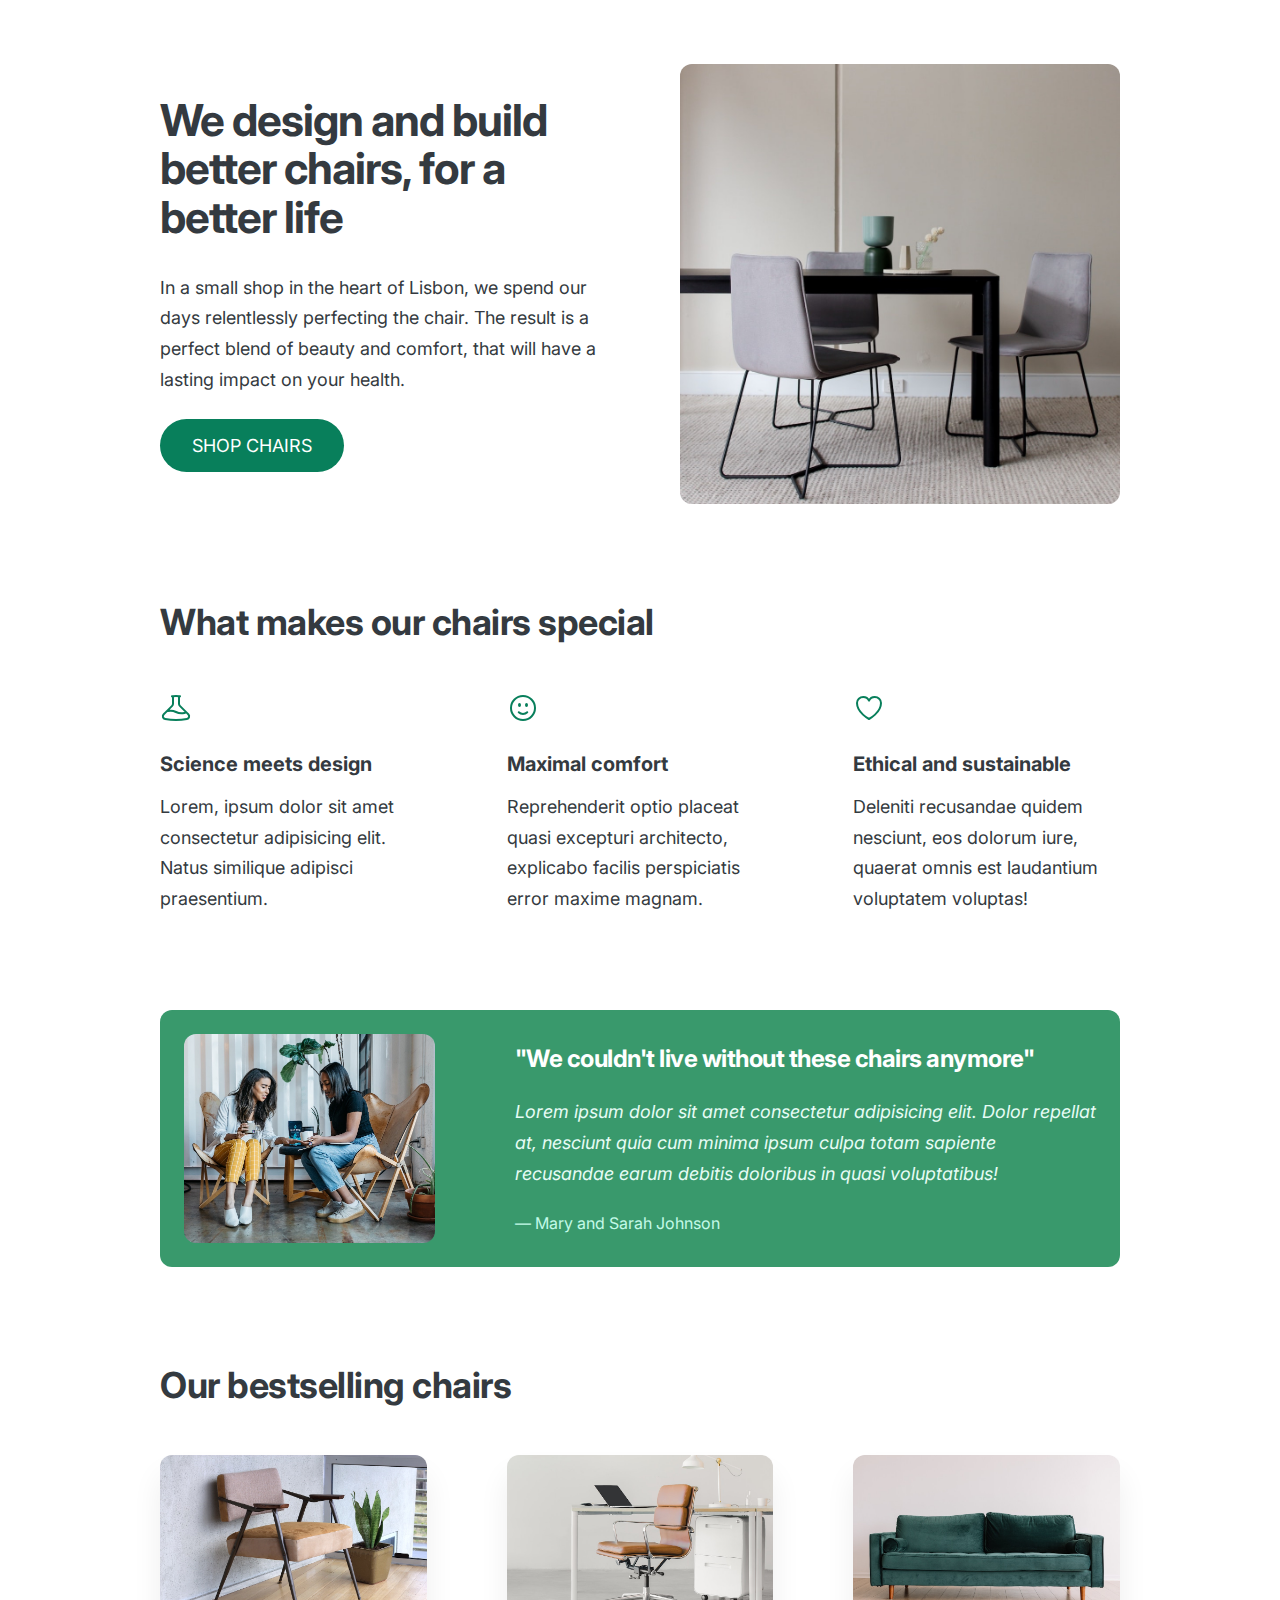
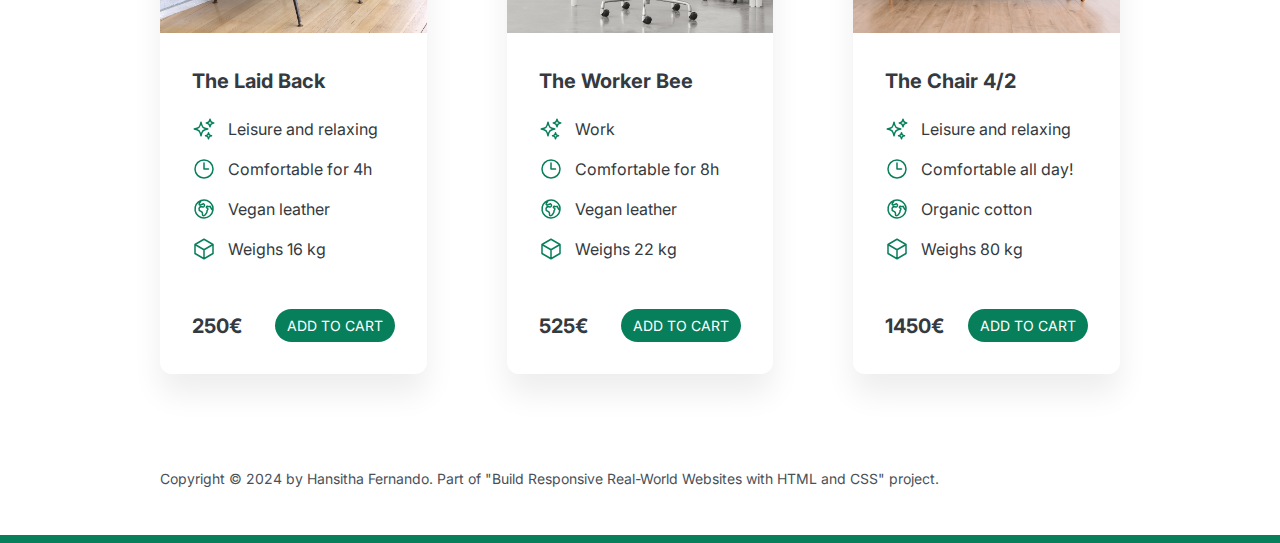
<file: index.html>
<!DOCTYPE html>
<html lang="en">
  <head>
    <meta charset="UTF-8" />
    <meta http-equiv="X-UA-Compatible" content="IE=edge" />
    <meta name="viewport" content="width=device-width, initial-scale=1.0" />

    <link rel="preconnect" href="https://fonts.googleapis.com" />
    <link rel="preconnect" href="https://fonts.gstatic.com" crossorigin />
    <link
      href="https://fonts.googleapis.com/css2?family=Inter:ital,opsz,wght@400;500;700&display=swap"
      rel="stylesheet"
    />

    <link rel="stylesheet" href="style1.css" />
    <title>Lisbon Chair Shop</title>
  </head>
  <body>
    <div class="container">
      <header>
        <div class="header-text-box">
          <h1>We design and build better chairs, for a better life</h1>
          <p class="header-text">
            In a small shop in the heart of Lisbon, we spend our days
            relentlessly perfecting the chair. The result is a perfect blend of
            beauty and comfort, that will have a lasting impact on your health.
          </p>
          <a class="btn btn--big" href="#">Shop chairs</a>
        </div>
        <img src="hero.jpg" alt="Photo" />
      </header>

      <section>
        <h2>What makes our chairs special</h2>
        <div class="grid-3-cols">
          <div>
            <svg
              xmlns="http://www.w3.org/2000/svg"
              fill="none"
              viewBox="0 0 24 24"
              stroke-width="1.5"
              stroke="currentColor"
              class="features-icon"
            >
              <path
                stroke-linecap="round"
                stroke-linejoin="round"
                d="M9.75 3.104v5.714a2.25 2.25 0 0 1-.659 1.591L5 14.5M9.75 3.104c-.251.023-.501.05-.75.082m.75-.082a24.301 24.301 0 0 1 4.5 0m0 0v5.714c0 .597.237 1.17.659 1.591L19.8 15.3M14.25 3.104c.251.023.501.05.75.082M19.8 15.3l-1.57.393A9.065 9.065 0 0 1 12 15a9.065 9.065 0 0 0-6.23-.693L5 14.5m14.8.8 1.402 1.402c1.232 1.232.65 3.318-1.067 3.611A48.309 48.309 0 0 1 12 21c-2.773 0-5.491-.235-8.135-.687-1.718-.293-2.3-2.379-1.067-3.61L5 14.5"
              />
            </svg>

            <p class="features-title"><strong>Science meets design</strong></p>
            <p class="features-text">
              Lorem, ipsum dolor sit amet consectetur adipisicing elit. Natus
              similique adipisci praesentium.
            </p>
          </div>

          <div>
            <svg
              xmlns="http://www.w3.org/2000/svg"
              fill="none"
              viewBox="0 0 24 24"
              stroke-width="1.5"
              stroke="currentColor"
              class="features-icon"
            >
              <path
                stroke-linecap="round"
                stroke-linejoin="round"
                d="M15.182 15.182a4.5 4.5 0 0 1-6.364 0M21 12a9 9 0 1 1-18 0 9 9 0 0 1 18 0ZM9.75 9.75c0 .414-.168.75-.375.75S9 10.164 9 9.75 9.168 9 9.375 9s.375.336.375.75Zm-.375 0h.008v.015h-.008V9.75Zm5.625 0c0 .414-.168.75-.375.75s-.375-.336-.375-.75.168-.75.375-.75.375.336.375.75Zm-.375 0h.008v.015h-.008V9.75Z"
              />
            </svg>

            <p class="features-title">
              <strong>Maximal comfort</strong>
            </p>
            <p class="features-text">
              Reprehenderit optio placeat quasi excepturi architecto, explicabo
              facilis perspiciatis error maxime magnam.
            </p>
          </div>

          <div>
            <svg
              xmlns="http://www.w3.org/2000/svg"
              fill="none"
              viewBox="0 0 24 24"
              stroke-width="1.5"
              stroke="currentColor"
              class="features-icon"
            >
              <path
                stroke-linecap="round"
                stroke-linejoin="round"
                d="M21 8.25c0-2.485-2.099-4.5-4.688-4.5-1.935 0-3.597 1.126-4.312 2.733-.715-1.607-2.377-2.733-4.313-2.733C5.1 3.75 3 5.765 3 8.25c0 7.22 9 12 9 12s9-4.78 9-12Z"
              />
            </svg>

            <p class="features-title">
              <strong>Ethical and sustainable</strong>
            </p>
            <p class="features-text">
              Deleniti recusandae quidem nesciunt, eos dolorum iure, quaerat
              omnis est laudantium voluptatem voluptas!
            </p>
          </div>
        </div>
      </section>

      <section class="testimonial-section">
        <div class="grid-3-cols">
          <img src="customers.jpg" alt="People sitting on chairs" />
          <div class="testimonial-box">
            <h2>"We couldn't live without these chairs anymore"</h2>
            <blockquote class="testimonial-text">
              Lorem ipsum dolor sit amet consectetur adipisicing elit. Dolor
              repellat at, nesciunt quia cum minima ipsum culpa totam sapiente
              recusandae earum debitis doloribus in quasi voluptatibus!
            </blockquote>
            <p class="testimonial-author">&mdash; Mary and Sarah Johnson</p>
          </div>
        </div>
      </section>

      <section>
        <h2>Our bestselling chairs</h2>
        <div class="grid-3-cols">
          <figure class="chair">
            <img src="chair-1.jpg" alt="Chair" />
            <div class="chair-box">
              <h3>The Laid Back</h3>
              <ul class="chair-details">
                <li>
                  <svg
                    xmlns="http://www.w3.org/2000/svg"
                    fill="none"
                    viewBox="0 0 24 24"
                    stroke-width="1.5"
                    stroke="currentColor"
                    class="chair-icon"
                  >
                    <path
                      stroke-linecap="round"
                      stroke-linejoin="round"
                      d="M9.813 15.904 9 18.75l-.813-2.846a4.5 4.5 0 0 0-3.09-3.09L2.25 12l2.846-.813a4.5 4.5 0 0 0 3.09-3.09L9 5.25l.813 2.846a4.5 4.5 0 0 0 3.09 3.09L15.75 12l-2.846.813a4.5 4.5 0 0 0-3.09 3.09ZM18.259 8.715 18 9.75l-.259-1.035a3.375 3.375 0 0 0-2.455-2.456L14.25 6l1.036-.259a3.375 3.375 0 0 0 2.455-2.456L18 2.25l.259 1.035a3.375 3.375 0 0 0 2.456 2.456L21.75 6l-1.035.259a3.375 3.375 0 0 0-2.456 2.456ZM16.894 20.567 16.5 21.75l-.394-1.183a2.25 2.25 0 0 0-1.423-1.423L13.5 18.75l1.183-.394a2.25 2.25 0 0 0 1.423-1.423l.394-1.183.394 1.183a2.25 2.25 0 0 0 1.423 1.423l1.183.394-1.183.394a2.25 2.25 0 0 0-1.423 1.423Z"
                    />
                  </svg>

                  <!-- Span is a generic INLINE text element, it doesn't have any meaning. It's like a div element, but inline -->
                  <span>Leisure and relaxing</span>
                </li>
                <li>
                  <svg
                    xmlns="http://www.w3.org/2000/svg"
                    fill="none"
                    viewBox="0 0 24 24"
                    stroke-width="1.5"
                    stroke="currentColor"
                    class="chair-icon"
                  >
                    <path
                      stroke-linecap="round"
                      stroke-linejoin="round"
                      d="M12 6v6h4.5m4.5 0a9 9 0 1 1-18 0 9 9 0 0 1 18 0Z"
                    />
                  </svg>

                  <span>Comfortable for 4h</span>
                </li>
                <li>
                  <svg
                    xmlns="http://www.w3.org/2000/svg"
                    fill="none"
                    viewBox="0 0 24 24"
                    stroke-width="1.5"
                    stroke="currentColor"
                    class="chair-icon"
                  >
                    <path
                      stroke-linecap="round"
                      stroke-linejoin="round"
                      d="m20.893 13.393-1.135-1.135a2.252 2.252 0 0 1-.421-.585l-1.08-2.16a.414.414 0 0 0-.663-.107.827.827 0 0 1-.812.21l-1.273-.363a.89.89 0 0 0-.738 1.595l.587.39c.59.395.674 1.23.172 1.732l-.2.2c-.212.212-.33.498-.33.796v.41c0 .409-.11.809-.32 1.158l-1.315 2.191a2.11 2.11 0 0 1-1.81 1.025 1.055 1.055 0 0 1-1.055-1.055v-1.172c0-.92-.56-1.747-1.414-2.089l-.655-.261a2.25 2.25 0 0 1-1.383-2.46l.007-.042a2.25 2.25 0 0 1 .29-.787l.09-.15a2.25 2.25 0 0 1 2.37-1.048l1.178.236a1.125 1.125 0 0 0 1.302-.795l.208-.73a1.125 1.125 0 0 0-.578-1.315l-.665-.332-.091.091a2.25 2.25 0 0 1-1.591.659h-.18c-.249 0-.487.1-.662.274a.931.931 0 0 1-1.458-1.137l1.411-2.353a2.25 2.25 0 0 0 .286-.76m11.928 9.869A9 9 0 0 0 8.965 3.525m11.928 9.868A9 9 0 1 1 8.965 3.525"
                    />
                  </svg>

                  <span>Vegan leather</span>
                </li>
                <li>
                  <svg
                    xmlns="http://www.w3.org/2000/svg"
                    fill="none"
                    viewBox="0 0 24 24"
                    stroke-width="1.5"
                    stroke="currentColor"
                    class="chair-icon"
                  >
                    <path
                      stroke-linecap="round"
                      stroke-linejoin="round"
                      d="m21 7.5-9-5.25L3 7.5m18 0-9 5.25m9-5.25v9l-9 5.25M3 7.5l9 5.25M3 7.5v9l9 5.25m0-9v9"
                    />
                  </svg>

                  <span>Weighs 16 kg</span>
                </li>
              </ul>
              <div class="chair-price">
                <strong>250€</strong>
                <a href="#" class="btn btn--small">Add to cart</a>
              </div>
            </div>
          </figure>

          <figure class="chair">
            <img src="chair-2.jpg" alt="Chair" />
            <div class="chair-box">
              <h3>The Worker Bee</h3>
              <ul class="chair-details">
                <li>
                  <svg
                    xmlns="http://www.w3.org/2000/svg"
                    fill="none"
                    viewBox="0 0 24 24"
                    stroke-width="1.5"
                    stroke="currentColor"
                    class="chair-icon"
                  >
                    <path
                      stroke-linecap="round"
                      stroke-linejoin="round"
                      d="M9.813 15.904 9 18.75l-.813-2.846a4.5 4.5 0 0 0-3.09-3.09L2.25 12l2.846-.813a4.5 4.5 0 0 0 3.09-3.09L9 5.25l.813 2.846a4.5 4.5 0 0 0 3.09 3.09L15.75 12l-2.846.813a4.5 4.5 0 0 0-3.09 3.09ZM18.259 8.715 18 9.75l-.259-1.035a3.375 3.375 0 0 0-2.455-2.456L14.25 6l1.036-.259a3.375 3.375 0 0 0 2.455-2.456L18 2.25l.259 1.035a3.375 3.375 0 0 0 2.456 2.456L21.75 6l-1.035.259a3.375 3.375 0 0 0-2.456 2.456ZM16.894 20.567 16.5 21.75l-.394-1.183a2.25 2.25 0 0 0-1.423-1.423L13.5 18.75l1.183-.394a2.25 2.25 0 0 0 1.423-1.423l.394-1.183.394 1.183a2.25 2.25 0 0 0 1.423 1.423l1.183.394-1.183.394a2.25 2.25 0 0 0-1.423 1.423Z"
                    />
                  </svg>

                  <span>Work</span>
                </li>
                <li>
                  <svg
                    xmlns="http://www.w3.org/2000/svg"
                    fill="none"
                    viewBox="0 0 24 24"
                    stroke-width="1.5"
                    stroke="currentColor"
                    class="chair-icon"
                  >
                    <path
                      stroke-linecap="round"
                      stroke-linejoin="round"
                      d="M12 6v6h4.5m4.5 0a9 9 0 1 1-18 0 9 9 0 0 1 18 0Z"
                    />
                  </svg>
                  <span>Comfortable for 8h</span>
                </li>
                <li>
                  <svg
                    xmlns="http://www.w3.org/2000/svg"
                    fill="none"
                    viewBox="0 0 24 24"
                    stroke-width="1.5"
                    stroke="currentColor"
                    class="chair-icon"
                  >
                    <path
                      stroke-linecap="round"
                      stroke-linejoin="round"
                      d="m20.893 13.393-1.135-1.135a2.252 2.252 0 0 1-.421-.585l-1.08-2.16a.414.414 0 0 0-.663-.107.827.827 0 0 1-.812.21l-1.273-.363a.89.89 0 0 0-.738 1.595l.587.39c.59.395.674 1.23.172 1.732l-.2.2c-.212.212-.33.498-.33.796v.41c0 .409-.11.809-.32 1.158l-1.315 2.191a2.11 2.11 0 0 1-1.81 1.025 1.055 1.055 0 0 1-1.055-1.055v-1.172c0-.92-.56-1.747-1.414-2.089l-.655-.261a2.25 2.25 0 0 1-1.383-2.46l.007-.042a2.25 2.25 0 0 1 .29-.787l.09-.15a2.25 2.25 0 0 1 2.37-1.048l1.178.236a1.125 1.125 0 0 0 1.302-.795l.208-.73a1.125 1.125 0 0 0-.578-1.315l-.665-.332-.091.091a2.25 2.25 0 0 1-1.591.659h-.18c-.249 0-.487.1-.662.274a.931.931 0 0 1-1.458-1.137l1.411-2.353a2.25 2.25 0 0 0 .286-.76m11.928 9.869A9 9 0 0 0 8.965 3.525m11.928 9.868A9 9 0 1 1 8.965 3.525"
                    />
                  </svg>
                  <span>Vegan leather</span>
                </li>
                <li>
                  <svg
                    xmlns="http://www.w3.org/2000/svg"
                    fill="none"
                    viewBox="0 0 24 24"
                    stroke-width="1.5"
                    stroke="currentColor"
                    class="chair-icon"
                  >
                    <path
                      stroke-linecap="round"
                      stroke-linejoin="round"
                      d="m21 7.5-9-5.25L3 7.5m18 0-9 5.25m9-5.25v9l-9 5.25M3 7.5l9 5.25M3 7.5v9l9 5.25m0-9v9"
                    />
                  </svg>
                  <span>Weighs 22 kg</span>
                </li>
              </ul>
              <div class="chair-price">
                <strong>525€</strong>
                <a href="#" class="btn btn--small">Add to cart</a>
              </div>
            </div>
          </figure>

          <figure class="chair">
            <img src="chair-3.jpg" alt="Chair" />
            <div class="chair-box">
              <h3>The Chair 4/2</h3>
              <ul class="chair-details">
                <li>
                  <svg
                    xmlns="http://www.w3.org/2000/svg"
                    fill="none"
                    viewBox="0 0 24 24"
                    stroke-width="1.5"
                    stroke="currentColor"
                    class="chair-icon"
                  >
                    <path
                      stroke-linecap="round"
                      stroke-linejoin="round"
                      d="M9.813 15.904 9 18.75l-.813-2.846a4.5 4.5 0 0 0-3.09-3.09L2.25 12l2.846-.813a4.5 4.5 0 0 0 3.09-3.09L9 5.25l.813 2.846a4.5 4.5 0 0 0 3.09 3.09L15.75 12l-2.846.813a4.5 4.5 0 0 0-3.09 3.09ZM18.259 8.715 18 9.75l-.259-1.035a3.375 3.375 0 0 0-2.455-2.456L14.25 6l1.036-.259a3.375 3.375 0 0 0 2.455-2.456L18 2.25l.259 1.035a3.375 3.375 0 0 0 2.456 2.456L21.75 6l-1.035.259a3.375 3.375 0 0 0-2.456 2.456ZM16.894 20.567 16.5 21.75l-.394-1.183a2.25 2.25 0 0 0-1.423-1.423L13.5 18.75l1.183-.394a2.25 2.25 0 0 0 1.423-1.423l.394-1.183.394 1.183a2.25 2.25 0 0 0 1.423 1.423l1.183.394-1.183.394a2.25 2.25 0 0 0-1.423 1.423Z"
                    />
                  </svg>

                  <span>Leisure and relaxing</span>
                </li>
                <li>
                  <svg
                    xmlns="http://www.w3.org/2000/svg"
                    fill="none"
                    viewBox="0 0 24 24"
                    stroke-width="1.5"
                    stroke="currentColor"
                    class="chair-icon"
                  >
                    <path
                      stroke-linecap="round"
                      stroke-linejoin="round"
                      d="M12 6v6h4.5m4.5 0a9 9 0 1 1-18 0 9 9 0 0 1 18 0Z"
                    />
                  </svg>
                  <span>Comfortable all day!</span>
                </li>
                <li>
                  <svg
                    xmlns="http://www.w3.org/2000/svg"
                    fill="none"
                    viewBox="0 0 24 24"
                    stroke-width="1.5"
                    stroke="currentColor"
                    class="chair-icon"
                  >
                    <path
                      stroke-linecap="round"
                      stroke-linejoin="round"
                      d="m20.893 13.393-1.135-1.135a2.252 2.252 0 0 1-.421-.585l-1.08-2.16a.414.414 0 0 0-.663-.107.827.827 0 0 1-.812.21l-1.273-.363a.89.89 0 0 0-.738 1.595l.587.39c.59.395.674 1.23.172 1.732l-.2.2c-.212.212-.33.498-.33.796v.41c0 .409-.11.809-.32 1.158l-1.315 2.191a2.11 2.11 0 0 1-1.81 1.025 1.055 1.055 0 0 1-1.055-1.055v-1.172c0-.92-.56-1.747-1.414-2.089l-.655-.261a2.25 2.25 0 0 1-1.383-2.46l.007-.042a2.25 2.25 0 0 1 .29-.787l.09-.15a2.25 2.25 0 0 1 2.37-1.048l1.178.236a1.125 1.125 0 0 0 1.302-.795l.208-.73a1.125 1.125 0 0 0-.578-1.315l-.665-.332-.091.091a2.25 2.25 0 0 1-1.591.659h-.18c-.249 0-.487.1-.662.274a.931.931 0 0 1-1.458-1.137l1.411-2.353a2.25 2.25 0 0 0 .286-.76m11.928 9.869A9 9 0 0 0 8.965 3.525m11.928 9.868A9 9 0 1 1 8.965 3.525"
                    />
                  </svg>
                  <span>Organic cotton</span>
                </li>
                <li>
                  <svg
                    xmlns="http://www.w3.org/2000/svg"
                    fill="none"
                    viewBox="0 0 24 24"
                    stroke-width="1.5"
                    stroke="currentColor"
                    class="chair-icon"
                  >
                    <path
                      stroke-linecap="round"
                      stroke-linejoin="round"
                      d="m21 7.5-9-5.25L3 7.5m18 0-9 5.25m9-5.25v9l-9 5.25M3 7.5l9 5.25M3 7.5v9l9 5.25m0-9v9"
                    />
                  </svg>
                  <span>Weighs 80 kg</span>
                </li>
              </ul>
              <div class="chair-price">
                <strong>1450€</strong>
                <a href="#" class="btn btn--small">Add to cart</a>
              </div>
            </div>
          </figure>
        </div>
      </section>

      <footer>
        Copyright &copy; 2024 by Hansitha Fernando. Part of "Build Responsive
        Real-World Websites with HTML and CSS" project.
      </footer>
    </div>
  </body>
</html>
</file>
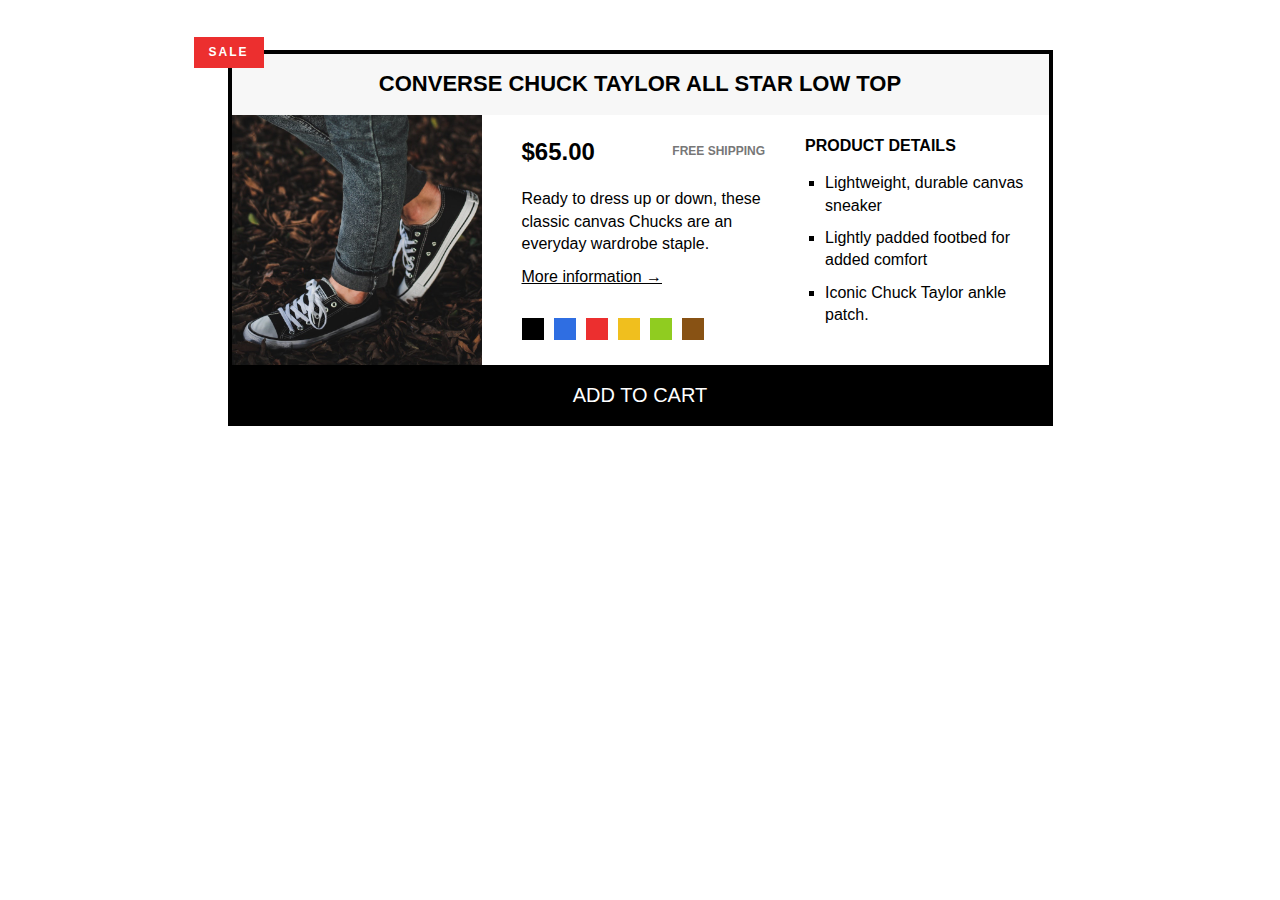
<file: 2 challange.html>
<!DOCTYPE html>
<html lang="en">
  <head>
    <meta charset="UTF-8" />
    <link href="style.css" rel="stylesheet" />
    <title>Converse Chuck Taylor All Star Low Top</title>
  </head>

  <body>
    <article class="product">
      <h2 class="product-title">Converse Chuck Taylor All Star Low Top</h2>

      <img
        src="challenges.jpg"
        alt="Chuck Taylor All Star Shoe"
        height="250"
        width="250"
        class="product-img"
      />
      <div class="product-info">
        <div class="product-prize">
          <p class="price"><strong>$65.00</strong></p>
          <p class="shipping">Free shipping</p>
        </div>
        <p class="sale">Sale</p>

        <p class="product-description">
          Ready to dress up or down, these classic canvas Chucks are an everyday
          wardrobe staple.
        </p>
        <a href="https://converse.com" target="_blank" class="more-info"
          >More information &rarr;</a
        >

        <div class="product-colors">
          <div class="color"></div>
          <div class="color color-blue"></div>
          <div class="color color-red"></div>
          <div class="color color-yellow"></div>
          <div class="color color-green"></div>
          <div class="color color-brown"></div>
        </div>
      </div>

      <div class="product-details">
        <h3 class="details-title">Product details</h3>
        <ul class="details-list">
          <li>Lightweight, durable canvas sneaker</li>
          <li>Lightly padded footbed for added comfort</li>
          <li>Iconic Chuck Taylor ankle patch.</li>
        </ul>
      </div>

      <button class="add-cart">Add to cart</button>
    </article>
  </body>
</html>
</file>
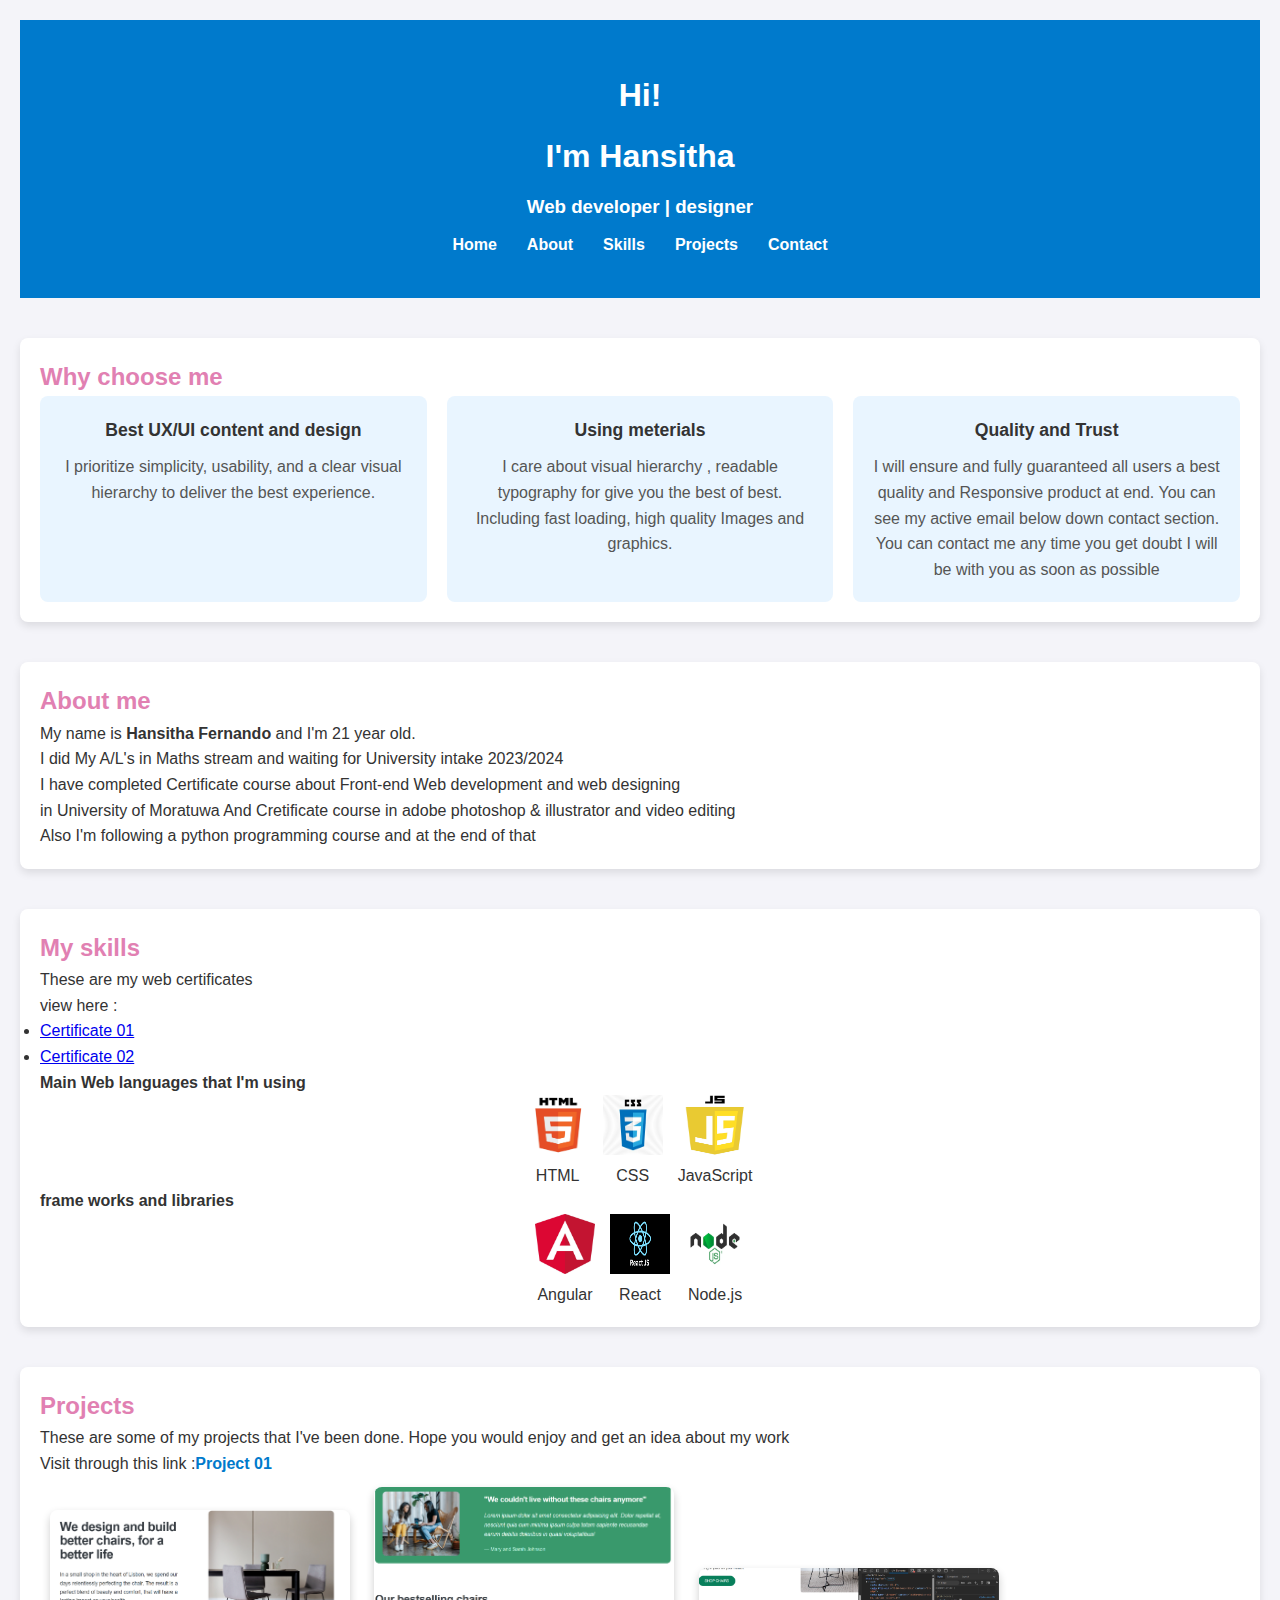
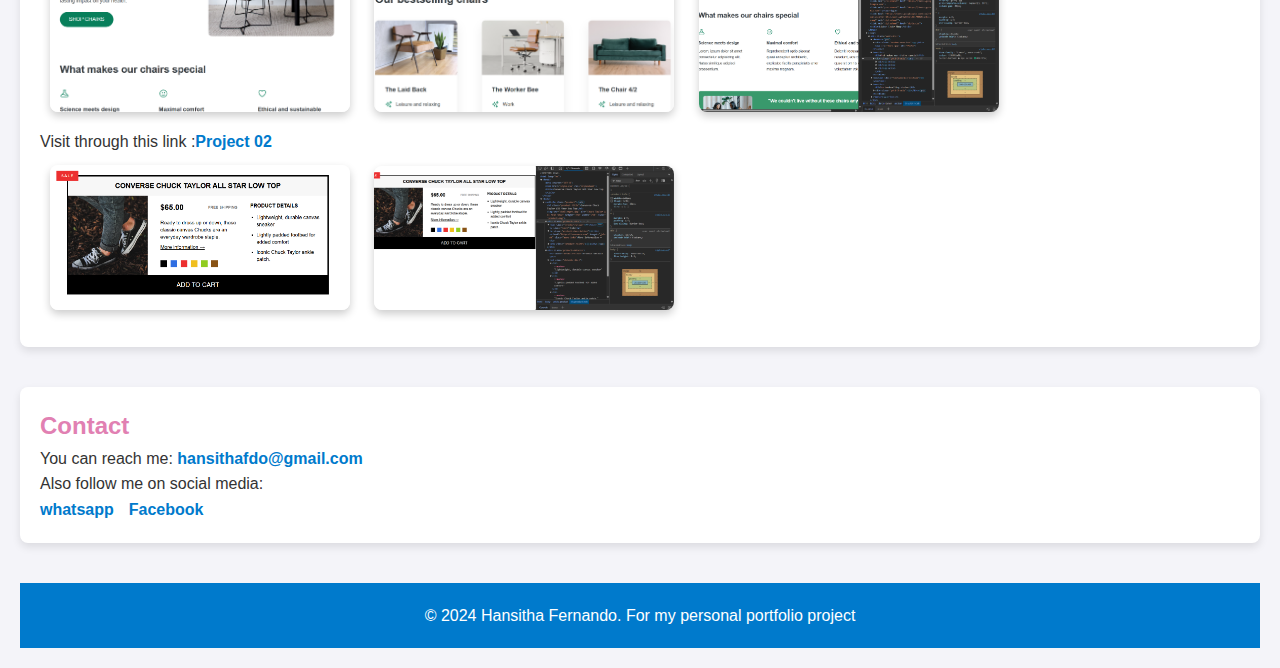
<file: index1.html>
<!DOCTYPE html>
<html lang="en">
  <head>
    <meta charset="UTF-8" />
    <meta name="viewport" content="width=device-width, initial-scale=1.0" />
    <link rel="stylesheet" href="styles.css" />
    <title>My Web developer Portfolio</title>
  </head>
  <body>
    <script src="script.js"></script>
    <div id="greeting"></div>
    <header>
      <div class="Top">
        <h1>Hi!</h1>
        <h1>I'm Hansitha</h1>
        <h3><b>Web developer | designer</b></h3>
      </div>

      <!------------- Navigation ------------------>
      <nav>
        <ul>
          <li><a href="#home">Home</a></li>
          <li><a href="#about">About</a></li>
          <li><a href="#skills">Skills</a></li>
          <li><a href="#projects">Projects</a></li>
          <li><a href="#contact">Contact</a></li>
        </ul>
      </nav>
    </header>

    <section>
      <h2>Why choose me</h2>
      <div class="three-columns">
        <div>
          <p class="col-title">
            <strong>Best UX/UI content and design</strong>
          </p>
          <p class="col-text">
            I prioritize simplicity, usability, and a clear visual hierarchy to
            deliver the best experience.
          </p>
        </div>
        <div>
          <p class="col-title"><strong>Using meterials</strong></p>
          <p class="col-text">
            I care about visual hierarchy , readable typography for give you the
            best of best. Including fast loading, high quality Images and
            graphics.
          </p>
        </div>
        <div>
          <p class="col-title"><strong>Quality and Trust</strong></p>
          <p class="col-text">
            I will ensure and fully guaranteed all users a best quality and
            Responsive product at end. You can see my active email below down
            contact section.<br />
            You can contact me any time you get doubt I will be with you as soon
            as possible
          </p>
        </div>
      </div>
    </section>

    <!----------- Clearifying list ---------------->
    <section id="about">
      <h2>About me</h2>
      <p>
        My name is <b>Hansitha Fernando</b> and I'm 21 year old.<br />

        I did My A/L's in Maths stream and waiting for University intake
        2023/2024<br />
        I have completed Certificate course about Front-end Web development and
        web designing<br />
        in University of Moratuwa And Cretificate course in adobe photoshop &
        illustrator and video editing<br />
        Also I'm following a python programming course and at the end of that
        <br />
      </p>
    </section>
    <!-------------------------- Skill Section ------------------------------------>
    <section id="Skills">
      <h2><strong>My skills</strong></h2>
      <p>These are my web certificates</p>
      <p>view here :</p>
      <ul>
        <li>
          <a href="Web_Design_for_Beginners_E-Certificate.pdf" target="_blank"
            >Certificate 01</a
          >
        </li>
        <li>
          <a href="Front-End_Web_Development_E-Certificate.pdf" target="_blank"
            >Certificate 02</a
          >
        </li>
      </ul>

      <p><strong>Main Web languages that I'm using</strong></p>
      <!------------------- Images set 01 -------------------->
      <div class="Gallery-1">
        <ul>
          <li>
            <img src="5219cd15e78546e63c4dcbf3e9ce846a.jpg" alt="HTML-LOGO" />
            <p>HTML</p>
          </li>
          <li>
            <img src="a9dcc740cad3149598307b5de8bc10c3.jpg" alt="CSS-LOGO" />
            <p>CSS</p>
          </li>
          <li>
            <img
              src="28b0d189571e22609f0e9378da7b09a4.jpg"
              alt="JAVASCRIPT-LOGO"
            />
            <p>JavaScript</p>
          </li>
        </ul>
      </div>
      <p><strong>frame works and libraries</strong></p>
      <!------------------- Images set 02 -------------------->
      <div class="Gallery-2">
        <ul>
          <li>
            <img
              src="e6f3204bd34862cd764314637857e193.jpg"
              alt="Angular-logo"
            />
            <p>Angular</p>
          </li>
          <li>
            <img src="react.js-img.png" alt="React-logo" />
            <p>React</p>
          </li>
          <li>
            <img src="node-js6304.logowik.com.webp" alt="Nodejs-LOGO" />
            <p>Node.js</p>
          </li>
        </ul>
      </div>
    </section>

    <!----------------- Projects Section----------->
    <section id="Projects">
      <h2><strong>Projects</strong></h2>
      <p>
        These are some of my projects that I've been done. Hope you would enjoy
        and get an idea about my work
      </p>
      <p class="pro-title">
        Visit through this link :<a href="index.html" target="_blank"
          >Project 01</a
        >
      </p>
      <p class="pro-imgs">
        <img src="Scr pro 01.png" alt="project 01 image" />
        <img src="Scr pro 01-2.png" alt="project 01 image" />
        <img src="Scr pro 01-3.png" alt="project 01 image" />
      </p>
      <p class="pro-title">
        Visit through this link :<a href="2 challange.html" target="_blank"
          >Project 02</a
        >
      </p>
      <p class="pro-imgs">
        <img src="Scr pro 02.png" alt="project 02 image" />
        <img src="Scr pro 02-2.png" alt="project 02 image" />
      </p>
    </section>

    <!----------------- Contact Section----------->
    <section id="Contact">
      <h2>Contact</h2>
      <p>
        You can reach me:
        <a href="mailto:hansithafdo@gmail.com">hansithafdo@gmail.com</a><br />
        Also follow me on social media:
      </p>
      <ul>
        <li><a href="https://whatsapp.com">whatsapp</a></li>
        <li><a href="https://facebook.com">Facebook</a></li>
      </ul>
    </section>

    <!----------- Footer ---------->
    <footer>
      <p>&copy; 2024 Hansitha Fernando. For my personal portfolio project</p>
    </footer>
  </body>
</html>
</file>
<file: style1.css>
/*
SPACING SYSTEM (px)
2 / 4 / 8 / 12 / 16 / 24 / 32 / 48 / 64 / 80 / 96 / 128

FONT SIZE SYSTEM (px)
10 / 12 / 14 / 16 / 18 / 20 / 24 / 30 / 36 / 44 / 52 / 62 / 74 / 86 / 98
*/

/* 
MAIN COLOR: #087f5b
GREY COLOR: #343a40
*/

* {
  margin: 0;
  padding: 0;
  box-sizing: border-box;
}

/* ------------------------ */
/* GENERAL STYLES */
/* ------------------------ */
body {
  font-family: "inter", sans-serif;
  color: #343a40;
  border-bottom: 8px solid #087f5b;
}

.container {
  width: 960px;
  margin: 0 auto;
}

header,
section {
  margin-bottom: 96px;
}

h2 {
  margin-bottom: 48px;
  font-size: 36px;
  letter-spacing: -0.5px;
  /*  24 / 30 / 36 */
}

.grid-3-cols {
  display: grid;
  grid-template-columns: repeat(3, 1fr);
  column-gap: 80px;
}

.btn:link,
.btn:visited {
  background-color: #087f5b;
  color: #fff;
  text-decoration: none;
  text-transform: uppercase;
  font-weight: 500px;

  display: inline-block;
  border-radius: 100px;
}

.btn:hover,
.btn:active {
  background-color: #099268;
}

.btn--big {
  font-size: 18px;
  padding: 16px 32px;
}

.btn--small {
  font-size: 14px;
  padding: 8px 12px;
}

/* ------------------------ */
/* COMPONENT STYLES */
/* ------------------------ */

/* HEADER */
header {
  display: grid;
  grid-template-columns: repeat(2, 1fr);
  column-gap: 80px;
  margin-top: 64px;
}

.header-text-box {
  align-self: center;
}

h1 {
  margin-bottom: 32px;
  font-size: 44px;
  line-height: 1.1;
  letter-spacing: -1px;
  /* 44 / 52 / 62 */

  /* text-shadow: 0 5px 5px rgba(0, 0, 0, 0.07); */
}

.header-text {
  margin-bottom: 24px;
  font-size: 18px;
  line-height: 1.7;
}

img {
  width: 100%;
  border-radius: 12px;
}

/* FEATURES */
.features-icon {
  stroke: #087f5b;
  width: 32px;
  height: 32px;
  margin-bottom: 24px;
}

.features-title {
  margin-bottom: 16px;
  font-size: 20px;
}

.features-text {
  font-size: 18px;
  line-height: 1.7;
}

/* TESTIMONIAL */
.testimonial-section {
  background-color: #087f47cc;
  color: #fff;
  padding: 24px;
  border-radius: 12px;
}

.testimonial-box {
  grid-column: 2 / -1;
  align-self: center;
}

.testimonial-box h2 {
  margin-bottom: 24px;
  /* 20 / 24 / 30  */
  font-size: 24px;
}

.testimonial-text {
  font-style: italic;
  margin-bottom: 24px;
  font-size: 18px;
  line-height: 1.7;
  color: #e6fcf5;
}

.testimonial-author {
  color: #c3fae8;
}

/* CHAIRS */

.chair {
  box-shadow: 0 20px 30px 0 rgba(0, 0, 0, 0.07);
  border-radius: 12px;
}

.chair img {
  border-bottom-left-radius: 0;
  border-bottom-right-radius: 0;
}

.chair-box {
  padding: 32px;
}

h3 {
  margin-bottom: 24px;
  font-size: 20px;
}

.chair-details {
  list-style: none;
  margin-bottom: 48px;
}

.chair-details li {
  display: flex;
  align-items: center;
  gap: 12px;
  margin-bottom: 16px;
}

.chair-details li:last-child {
  margin-bottom: 0;
}

.chair-icon {
  stroke: #087f5b;
  width: 24px;
  height: 24px;
}

.chair-price {
  display: flex;
  justify-content: space-between;
  font-size: 20px;
  align-items: center;
}

footer {
  margin-bottom: 48px;
  font-size: 14px;
  color: #495057;
}
</file>
<file: style.css>
* {
  margin: 0;
  padding: 0;
  box-sizing: border-box;
}

body {
  font-family: sans-serif;
  line-height: 1.4;
}

.product-img {
  /* float: left; */
}

/* PRODUCT */
.product {
  border: 4px solid black;
  width: 825px;
  margin: 50px auto;
  position: relative;

  display: grid;
  grid-template-columns: 250px 1fr 1fr;
  column-gap: 40px;
}

.product-title {
  text-align: center;
  font-size: 22px;
  text-transform: uppercase;
  background-color: #f7f7f7;
  padding: 15px;
  grid-column: 1/-1;
}

/* PRODUCT INFORMATION */
.product-info {
  /*  (825 - 8 - 250 - 80) / 2  */
  /* width: 243px; */
  /* float: left; */

  margin-top: 20px;
  flex: 1;
}

.product-prize {
  display: flex;
  justify-content: space-between;
  align-items: center;
  margin-bottom: 20px;
}

.price {
  font-size: 24px;
  float: left;
}

.shipping {
  font-size: 12px;
  text-transform: uppercase;
  font-weight: bold;
  color: #777;
}

.sale {
  background-color: #ec2f2f;
  color: #fff;
  font-size: 12px;
  text-transform: uppercase;
  font-weight: bold;
  letter-spacing: 2px;
  padding: 7px 15px;
  display: inline-block;
  position: absolute;
  top: -17px;
  left: -38px;

  /*   width: 40px;
  text-align: center; */
}

.product-description {
  margin-bottom: 10px;
}

.more-info:link,
.more-info:visited {
  color: black;
  margin-bottom: 30px;
  display: inline-block;
}

.more-info:hover,
.more-info:active {
  text-decoration: none;
}

.product-colors {
  display: flex;
  gap: 10px;
}

.color {
  background-color: #000;
  height: 22px;
  width: 22px;
}

.color-blue {
  background-color: #2f6ee2;
}
.color-red {
  background-color: #ec2f2f;
}
.color-yellow {
  background-color: #f0bf1e;
}
.color-green {
  background-color: #90cc20;
}
.color-brown {
  background-color: #885214;
}

/* PRODUCT DETAILS */
.product-details {
  /* width: 243px;
  float: left; */
  margin-top: 20px;
  flex: 1;
}

.details-title {
  text-transform: uppercase;
  font-size: 16px;
  margin-bottom: 15px;
}

.details-list {
  list-style: square;
  margin-left: 20px;
}

.details-list li {
  margin-bottom: 10px;
}

/* BUTTON */
.add-cart {
  background-color: #000;
  border: none;
  color: #fff;
  font-size: 20px;
  text-transform: uppercase;
  cursor: pointer;
  padding: 15px;
  width: 100%;
  border-top: 4px solid black;
  grid-column: 1/-1;
}

.add-cart:hover {
  color: #000;
  background-color: #fff;
}
</file>
<file: styles.css>
/* Basic reset for consistent styling */
* {
  margin: 0;
  padding: 0;
  box-sizing: border-box;
}

/* Body styling */
body {
  font-family: Arial, sans-serif;
  color: #333;
  line-height: 1.6;
  background-color: #f4f4f9;
  padding: 20px;
}

/* Header section */
header {
  text-align: center;
  padding: 40px 0;
  background-color: #007acc;
  color: white;
}

header h1,
header h3 {
  margin: 10px;
}
h2 {
  color: #e180b2;
}
nav ul {
  list-style: none;
  display: flex;
  justify-content: center;
}

nav ul li {
  margin: 0 15px;
}

nav ul li a {
  color: white;
  text-decoration: none;
  font-weight: bold;
  transition: color 0.3s;
}

nav ul li a:hover {
  color: rgb(70, 171, 178);
  text-decoration: underline;
}

/* Section styles */
section {
  margin-top: 40px;
  padding: 20px;
  background-color: #ffffff;
  box-shadow: 0px 4px 8px rgba(0, 0, 0, 0.1);
  border-radius: 8px;
}

/* Three columns layout for 'Why Choose Me' */
.three-columns {
  display: flex;
  gap: 20px;
  justify-content: space-between;
}

.three-columns div {
  flex: 1;
  padding: 20px;
  background-color: #e9f5ff;
  border-radius: 8px;
  text-align: center;
}

.col-title {
  font-weight: bold;
  font-size: 1.1em;
  margin-bottom: 10px;
}

.col-text {
  color: #555;
}

/* Skills section */
/* Style for certificate links in the Skills section */
#skills ul li a {
  color: #a0ba97 !important; /* Regular color */
  text-decoration: none !important;
  font-weight: bold !important;
}

/* Hover effect for certificate links in the Skills section */
#skills ul li a:hover {
  color: #ff5733 !important; /* Hover color */
  text-decoration: underline !important;
}

.Gallery-1,
.Gallery-2 {
  display: flex;
  gap: 20px;
  justify-content: center;
  flex-wrap: wrap;
}

.Gallery-1 ul,
.Gallery-2 ul {
  list-style: none;
  display: flex;
  gap: 15px;
}

.Gallery-1 li,
.Gallery-2 li {
  text-align: center;
}

.Gallery-1 img,
.Gallery-2 img {
  width: 60px;
  height: 60px;
  transition: transform 0.3s;
}

.Gallery-1 img:hover,
.Gallery-2 img:hover {
  transform: scale(1.1);
}

/* Projects Section */
.pro-imgs img {
  width: 100%;
  max-width: 300px;
  margin: 10px;
  border-radius: 8px;
  box-shadow: 0 4px 8px rgba(0, 0, 0, 0.2);
}

.pro-title a {
  font-weight: bold;
  color: #007acc;
  text-decoration: none;
}

.pro-title a:hover {
  text-decoration: underline;
}

/* Contact section */
#Contact ul {
  list-style: none;
  display: flex;
  gap: 15px;
}

#Contact a {
  color: #007acc;
  text-decoration: none;
  font-weight: bold;
  transition: color 0.3s;
}

#Contact a:hover {
  color: #005999;
  text-decoration: underline;
}

/* Footer styling */
footer {
  text-align: center;
  padding: 20px 0;
  margin-top: 40px;
  background-color: #007acc;
  color: white;
}

/*---------------------------- Responsive Design ------------------------------------------*/
@media (max-width: 768px) {
  .Gallery-1,
  .Gallery-2 {
    flex-direction: column;
    align-items: center;
  }

  header h1 {
    font-size: 2em;
  }

  #greeting {
    font-size: 1.2em;
  }
}
</file>
